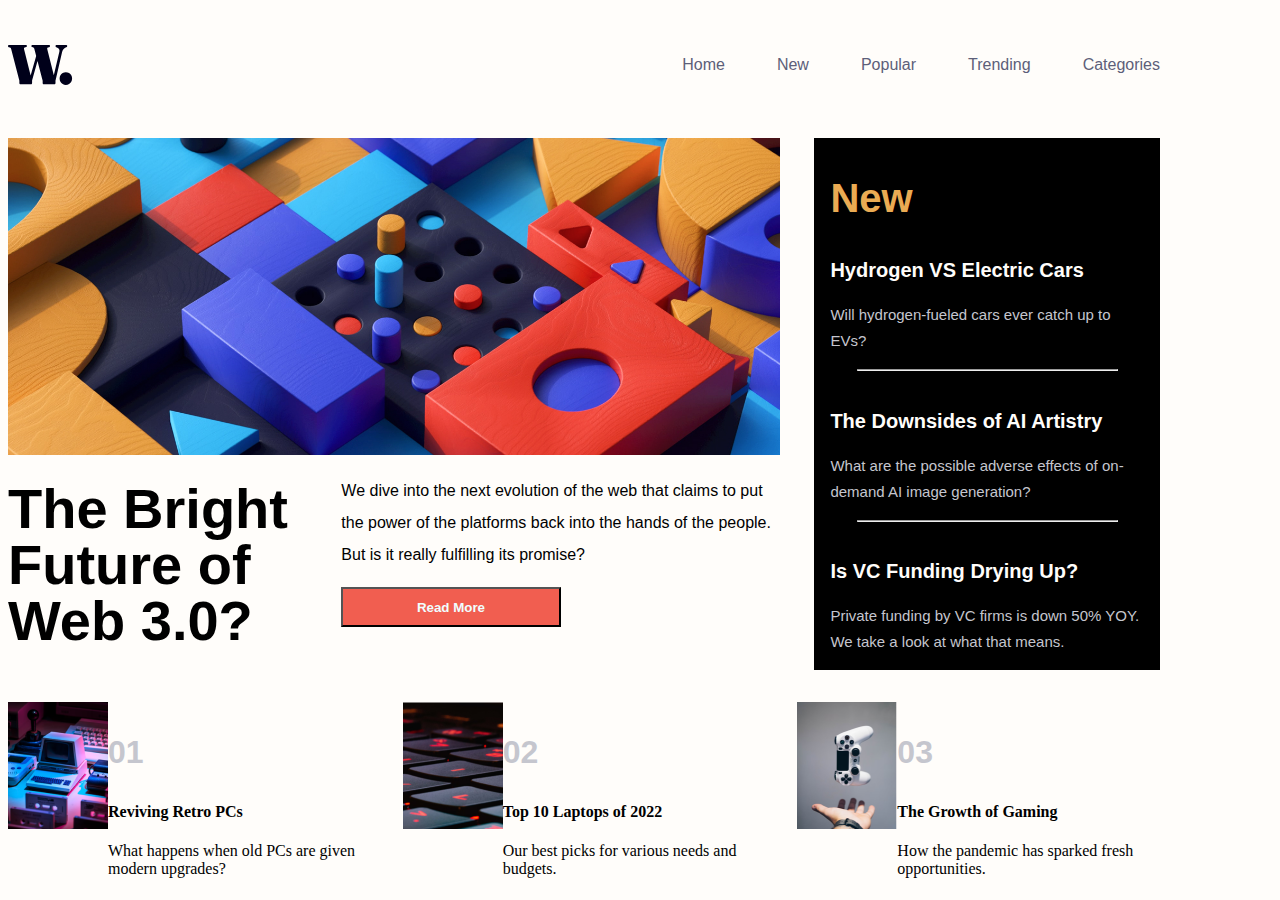
<file: web-3.0-full/index.html>
<!DOCTYPE html>
<html lang="en">
<head>
    <meta charset="UTF-8">
    <title>Title</title>
    <link rel="stylesheet" href="style.css">
    <meta name="viewport" content="width=device-width, initial-scale=1.0">

</head>
<body>
<div class="container">
    <div class="headcenter">
    <div class="headcontainer"><img src="W.%20(1).svg">
    <nav class="navbar">
        <ul>
            <li><a href="#">Home</a></li>
            <li><a href="#">New</a></li>
            <li><a href="#">Popular</a></li>
            <li><a href="#">Trending</a></li>
            <li><a href="#">Categories</a></li>
        </ul>
    </nav>
    <button class="hamburger-menu" aria-label="Toggle Navigation">
        <div class="hamburger">
            <div class="bar"></div>
            <div class="bar"></div>
            <div class="bar"></div>
        </div>
    </button>
    </div>
    </div>


<div class="upmain">
    <div class="main">
        <div class="firstpart">
            <img src="assets/logo-unsplash.jpg">
        </div>


        <div class="container2">
            <div class="h1">
                <h1><a href="#">The Bright Future of Web 3.0?</a></h1>
            </div>
            <div class="buttontext">
                <p>We dive into the next evolution of the web that claims to put the power of the platforms back into the hands of the people. But is it really fulfilling its promise?</p>
                <button>Read More</button>
            </div>
        </div>
    </div>

    <div class="submain">
        <div class="art1">
            <h3 class="new">New</h3>
            <p class="titles">Hydrogen VS Electric Cars</p>
            <p class="articles">Will hydrogen-fueled cars ever catch up to EVs?</p>
            <hr>
        </div>
        <div class="art2">
            <p class="titles">The Downsides of AI Artistry</p>
            <p class="articles">What are the possible adverse effects of on-demand AI image generation?</p>
            <hr>
        </div>
        <div class="art3">
            <p class="titles">Is VC Funding Drying Up?</p>
            <p class="articles">Private funding by VC firms is down 50% YOY. We take a look at what that means.</p>
        </div>
    </div>
</div>
<div class="footer">
    <div class="link1">
        <div class="image1">
            <img src="assets/image1.png" alt="">
        </div>
        <div class="text1">
            <h3>01</h3>
            <h4>Reviving Retro PCs</h4>
            <p>What happens when old PCs are given modern upgrades?</p>
        </div>
    </div>
    <div class="link2">
    <div class="image2">
        <img src="assets/Bitmap.png" alt="">
    </div>
    <div class="text2">
        <h3>02</h3>
        <h4>Top 10 Laptops of 2022</h4>
        <p>Our best picks for various needs and budgets.</p>
    </div>
    </div>
    <div class="link3">
    <div class="image3">
        <img src="assets/game.png" alt="">
    </div>
    <div class="text3">
        <h3>03</h3>
        <h4>The Growth of Gaming</h4>
        <p>How the pandemic has sparked fresh opportunities.</p>
    </div>
    </div>
</div>




</body>
</div>
</html>
</file>
<file: web-3.0-full/style.css>
body{
    background-color: hsla(36, 100%, 99%, 1);

    display: flex;
    justify-content: center;
    max-width: 90vw;
    max-height: 90vh;

}

.headcenter{
    display: flex;
}

h3{
    font-family: Inter;
}

header{
    display: flex;

}

.headcontainer{
    display: flex;
    justify-content: space-between;
    width: 100%;
    margin-top: 2rem;
}

.hamburger-menu{
    display: none;
}

.hamburger{
    display: flex;
    flex-direction: column;
    justify-content: space-between;
    align-self: center;
    width: 2rem;
    height: 1.5rem;
    cursor: pointer;
}

.bar {
    width: 100%;
    height: 3px;
    background-color: #333;
    transition: background-color 0.3s ease;
}

.navbar{
    display: flex;
    justify-content: space-between;
}

li{
    display: inline-block;
    margin-left: 3rem;
}

li > a {
    text-decoration: none;
    font-family: Inter, sans-serif;
    color:hsla(237, 13%, 42%, 1);
}

.main{
    display: flex;
    max-width: 67%;
    flex-direction: column;
}

.link1{
    display: flex;
    width: 100%;
}

.link2{
    display: flex;
    width: 100%;
}

.link3{
    display: flex;
    width: 100%;
}

.upmain{
    display: flex;
    flex-direction: row;
    justify-content: space-between;
    margin-top: 3rem;
    flex-wrap: wrap;
}

.firstpart > img{
    width: 100%;
}

.submain{
    width: 30%;
    display: flex;
    color: hsla(236, 8%, 79%, 1);
    background-color: black;
    flex-direction: column;
    justify-content: space-between;
    line-height: 26px;
    font-size: 15px;
}

.titles{
    font-family: Inter, sans-serif;
    font-weight: 800;
    font-size: 20px;
    line-height: 24px;
    color: hsla(36, 100%, 99%, 1);
;
}

.articles{
    font-family: Inter, sans-serif;
    font-weight: 400;
    font-size: 15px;
    line-height: 26px;
}

hr{
    width: 75%;
}

.new{
    font-family: Inter, sans-serif;
    font-weight: 700;
    font-size: 40px;
    line-height: 40px;

    margin-left: 1rem;
    color: hsla(35, 78%, 62%, 1);
}



.submain p{
    width: 90%;
    margin-left: 1rem;
}
.container2{
    display: flex;
    gap: 1rem;
}

.buttontext{
    /*max-width: 50%;*/
    max-height: 100%;
    font-family: Inter,sans-serif;
    line-height: 2;
}
.buttontext > button{
    background-color: hsla(5, 85%, 63%, 1);
    width: 50%;
    height: 2.5rem;
    font-family: Inter,sans-serif;
    font-weight: 700;
    color: azure;
}


.footer{
    display: flex;
    margin-top: 2rem;
    gap: 2rem;

}

.footer h3{
    color: hsla(236, 8%, 79%, 1);
    font-family: Inter,sans-serif;
    font-weight: 700;
    font-size: 32px;
}

.upmain .main .container2 .h1 h1 a{
    font-family: Inter, sans-serif;
    font-weight: 800;
    font-size: 56px;
    text-decoration: none;
    color: black;
    line-height: 1;

}

@media (max-width: 768px){
    .navbar{
        display: none;
    }
    .hamburger-menu{
        display:flex;

    }

    .submain{
        width: 100%;
        margin-top: 3rem;
    }
    .container2{
        flex-wrap: wrap;
        /*margin-top: 2rem;*/

    }
    .container2 .p{

    }
    .footer{
        flex-wrap: wrap;
        margin-top: 3rem;

    }

}
</file>
